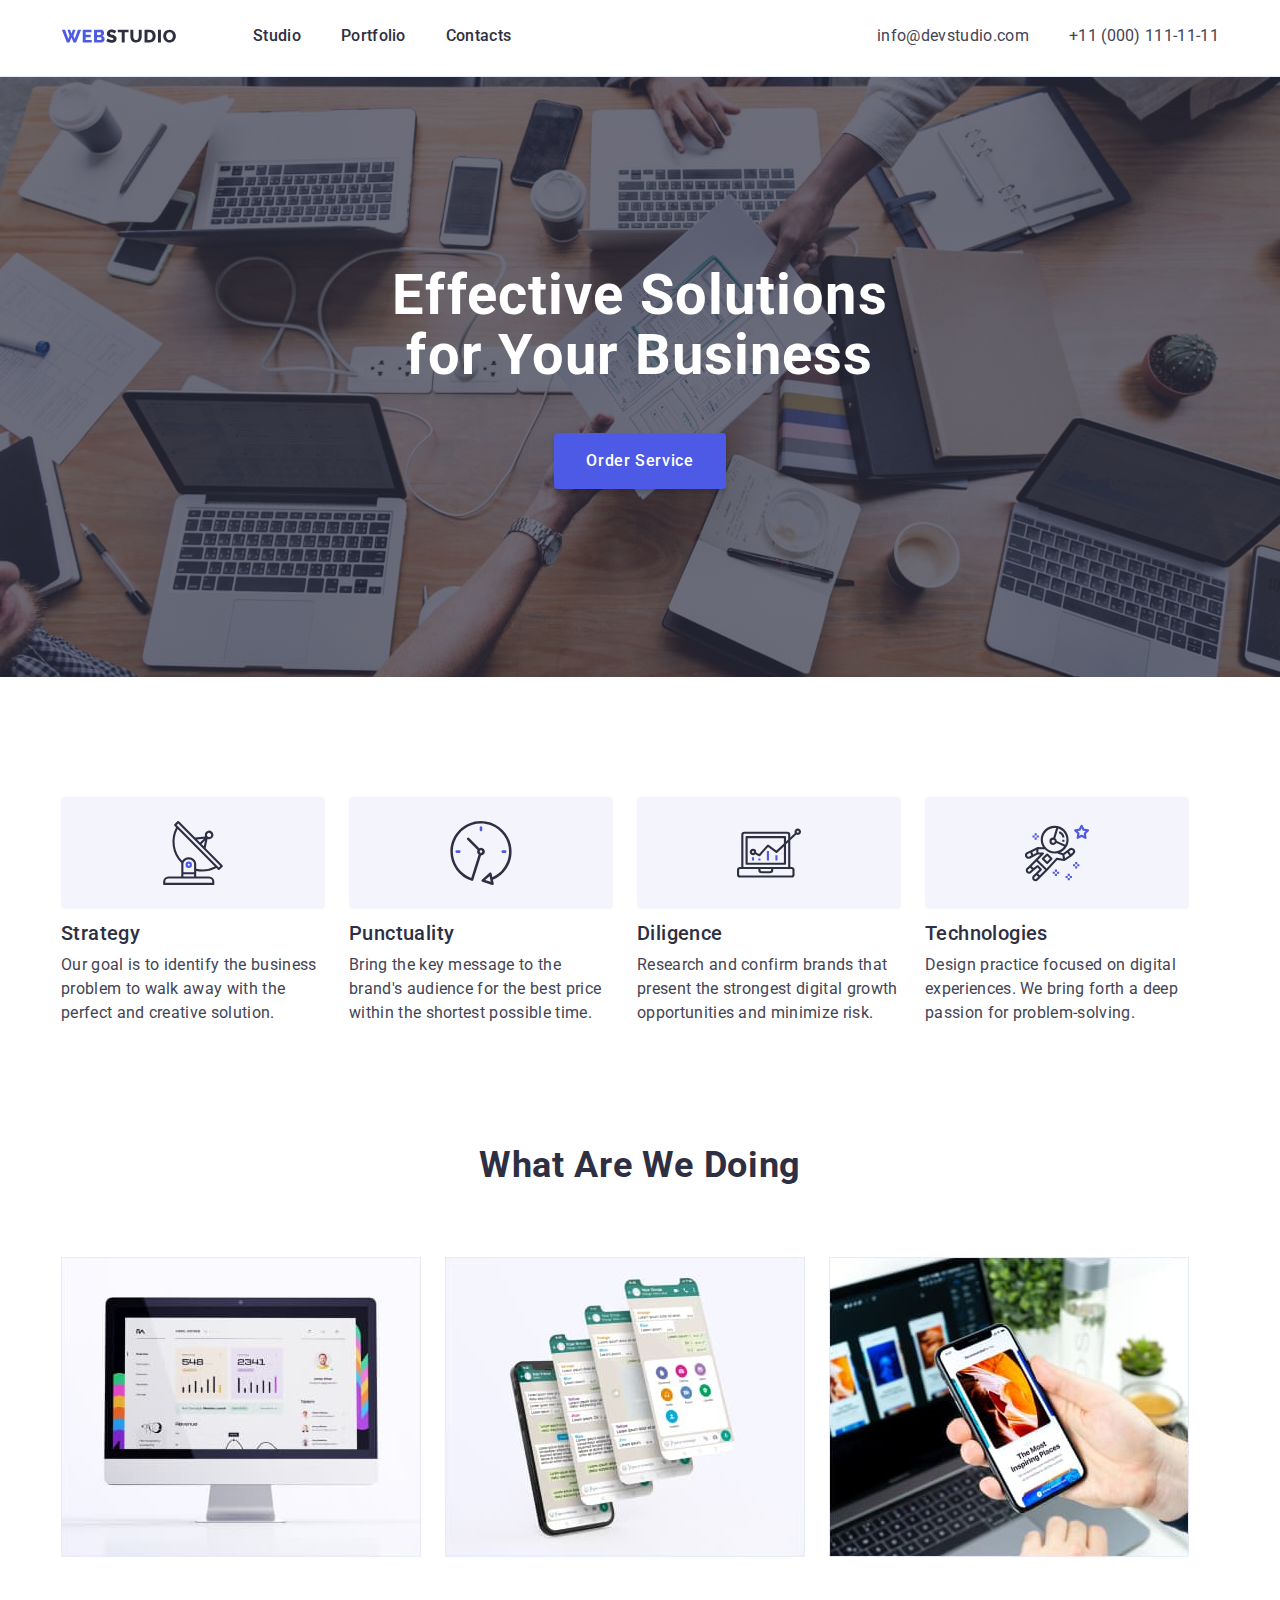
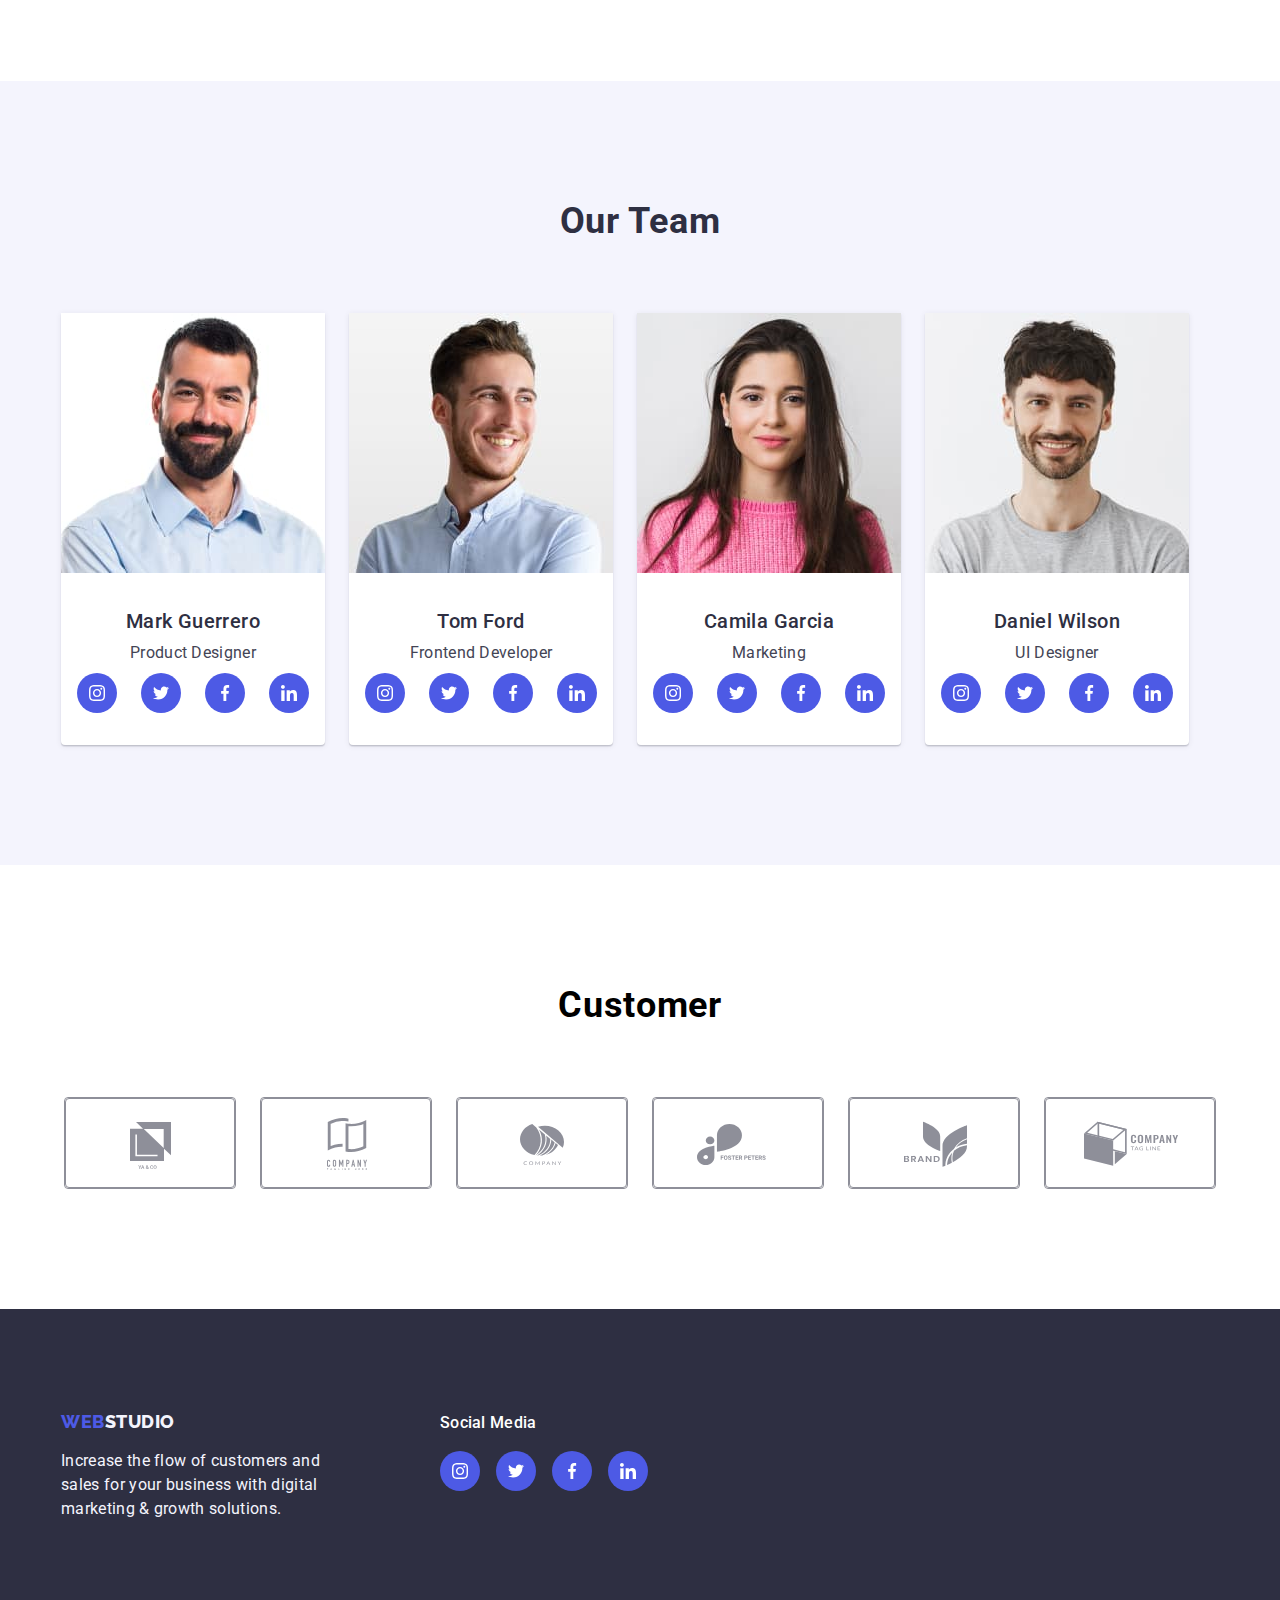
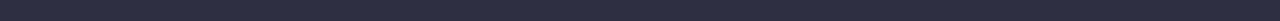
<file: index.html>
<!DOCTYPE html>
<html lang="en">
  <head>
    <title>Cyfred Go-IT-Markup Homework 4</title>
    <meta name="description" content="Cyfred Go-IT-Markup Homework 4">
    <meta charset="utf-8">

    <link rel="preconnect" href="https://fonts.googleapis.com">
    <link rel="preconnect" href="https://fonts.gstatic.com" crossorigin>
    <link href="https://fonts.googleapis.com/css2?family=Raleway:wght@800&family=Roboto:wght@400;500;700&display=swap" rel="stylesheet">
    <link rel="stylesheet" href="https://cdnjs.cloudflare.com/ajax/libs/modern-normalize/2.0.0/modern-normalize.min.css" integrity="sha512-4xo8blKMVCiXpTaLzQSLSw3KFOVPWhm/TRtuPVc4WG6kUgjH6J03IBuG7JZPkcWMxJ5huwaBpOpnwYElP/m6wg==" crossorigin="anonymous" referrerpolicy="no-referrer" />
    <link rel="stylesheet" href="css/styles.css">

  <body>
    <!-- Header Section -->
    <header class="header">
      <div class ="container main-header-container">
        <nav class="nav">
          <a href="index.html">
            <img class="nav-logo" src="./images/logo.svg" alt="Logo" >
          </a>
          <ul class="nav-list list">
            <li class="nav-list-item">
              <a class="nav-list-item-link" href="./index.html">Studio</a>
            </li>
            <li class="nav-list-item">
              <a class="nav-list-item-link" href="./portfolio.html">Portfolio</a>
            </li>
            <li class="nav-list-item">
              <a class="nav-list-item-link" href="./index.html">Contacts</a>
            </li>
          </ul>
        </nav>
        <address class="address">
          <ul class="address-list list">
            <li class="address-list-item">
              <a class="address-list-item-link" href="mailto:info@devstudio.com" >info@devstudio.com</a>
            </li>
            <li class="address-list-item">
              <a class="address-list-item-link" href="tel:+110001111111">+11 (000) 111-11-11</a>
            </li>
          </ul>
        </address>
      </div>
    </header>  
    <!-- Main Section -->
    <main>
      <section class="section hero">
        <div class="container hero-container">
          <h1 class="section-hero-heading-text">
            Effective Solutions <br>
            for Your Business
          </h1>
          <button class="section-hero-button" type="button">Order Service</button>
        </div>  
      </section>

      <section class="section feature">
        <div class="container feature-container">
          <h2 class="section-feature-heading-text" hidden>Features</h2>
          <ul class="feature-list list">
            <li class="feature-list-item">
              <svg width="64" height="64" class="icon icon-feature" >
                <use href="./icon.svg#antenna"></use>
              </svg>
              <h3 class="feature-list-item-heading-text">Strategy</h3>
              <p class="feature-list-item-content">
                Our goal is to identify the business <br>
                problem to walk away with the <br>
                perfect and creative solution.
              </p>
            </li>
            <li class="feature-list-item">
              <svg width="64" height="64" class="icon icon-feature">
                <use href="./icon.svg#clock"></use>
              </svg>
              <h3 class="feature-list-item-heading-text">Punctuality</h3>
              <p class="feature-list-item-content">
                Bring the key message to the <br>
                brand's audience for the best price <br>
                within the shortest possible time.
              </p>
            </li>
            <li class="feature-list-item">
              <svg width="64" height="64" class="icon icon-feature">
                <use href="./icon.svg#diagram"></use>
              </svg>
              <h3 class="feature-list-item-heading-text">Diligence</h3>
              <p class="feature-list-item-content">
                Research and confirm brands that <br>
                present the strongest digital growth <br>
                opportunities and minimize risk.
              </p>
            </li>
            <li class="feature-list-item">
              <svg width="64" height="64" class="icon icon-feature" >
                <use href="./icon.svg#astronaut"></use>
              </svg>
              <h3 class="feature-list-item-heading-text">Technologies</h3>
              <p class="feature-list-item-content">
                Design practice focused on digital <br>
                experiences. We bring forth a deep <br>
                passion for problem-solving.
              </p>
            </li>
          </ul>
        </div>     
      </section>

      <section class="section product">
        <div class="container product-container">
          <h2 class="section-product-heading-text">What are we doing</h2>
          <ul class="product-list list">
            <li class="product-list-item">
              <img class="product-list-item-img" src="images/wawd-img1.jpg" alt="What are we doing image1">
            </li>
            <li class="product-list-item">
              <img class="product-list-item-img" src="images/wawd-img2.jpg" alt="What are we doing image2">
            </li>
            <li class="product-list-item">
              <img class="product-list-item-img" src="images/wawd-img3.jpg" alt="What are we doing image3">
            </li>
          </ul>
        </div>
      </section>

      <section class="section team">
        <div class="container team-container">
          <h2 class="section-team-heading-text">Our Team</h2>
          <ul class="team-list list">
            <li class="team-list-item">
              <img class="team-list-item-img" src="images/ot-img1.jpg" alt="Product Designer">
              <div class="team-item-details">
                <h3 class="team-list-item-name">Mark Guerrero</h3>
                <p class="team-list-item-position">Product Designer</p>
                  <ul class="icon-team-list">
                    <li class="team-social-media-icon">
                      <a href="#" class="team-social-media-icon-link">
                        <svg width="16" height="16">
                            <use href="./icon.svg#instagram"></use>
                        </svg>
                      </a>
                    </li>
                    <li class="team-social-media-icon">
                      <a href="#" class="team-social-media-icon-link">
                        <svg width="16" height="16">
                            <use href="./icon.svg#twitter"></use>
                        </svg>
                      </a>
                    </li>
                    <li class="team-social-media-icon">
                      <a href="#" class="team-social-media-icon-link">
                        <svg width="16" height="16">
                            <use href="./icon.svg#facebook"></use>
                        </svg>
                      </a>
                    </li>
                    <li class="team-social-media-icon">
                      <a href="#" class="team-social-media-icon-link">
                        <svg width="16" height="16">
                            <use href="./icon.svg#linkedin"></use>
                        </svg>
                      </a>
                    </li>
                  </ul>
              </div>
            </li>
            <li class="team-list-item">
              <img class="team-list-item-img" src="images/ot-img2.jpg" alt="Frontend Developer">
              <div class="team-item-details">
                <h3 class="team-list-item-name">Tom Ford</h3>
                <p class="team-list-item-position">Frontend Developer</p>
                <ul class="icon-team-list">
                  <li class="team-social-media-icon">
                    <a href="#" class="team-social-media-icon-link">
                      <svg width="16" height="16">
                          <use href="./icon.svg#instagram"></use>
                      </svg>
                    </a>
                  </li>
                  <li class="team-social-media-icon">
                    <a href="#" class="team-social-media-icon-link">
                      <svg width="16" height="16">
                          <use href="./icon.svg#twitter"></use>
                      </svg>
                    </a>
                  </li>
                  <li class="team-social-media-icon">
                    <a href="#" class="team-social-media-icon-link">
                      <svg width="16" height="16">
                          <use href="./icon.svg#facebook"></use>
                      </svg>
                    </a>
                  </li>
                  <li class="team-social-media-icon">
                    <a href="#" class="team-social-media-icon-link">
                      <svg width="16" height="16">
                          <use href="./icon.svg#linkedin"></use>
                      </svg>
                    </a>
                  </li>
                </ul>
              </div>
            </li>
            <li class="team-list-item">
              <img class="team-list-item-img" src="images/ot-img3.jpg" alt="Marketing">
              <div class="team-item-details">
                <h3 class="team-list-item-name">Camila Garcia</h3>
                <p class="team-list-item-position">Marketing</p>
                <ul class="icon-team-list">
                  <li class="team-social-media-icon">
                    <a href="#" class="team-social-media-icon-link">
                      <svg width="16" height="16">
                          <use href="./icon.svg#instagram"></use>
                      </svg>
                    </a>
                  </li>
                  <li class="team-social-media-icon">
                    <a href="#" class="team-social-media-icon-link">
                      <svg width="16" height="16">
                          <use href="./icon.svg#twitter"></use>
                      </svg>
                    </a>
                  </li>
                  <li class="team-social-media-icon">
                    <a href="#" class="team-social-media-icon-link">
                      <svg width="16" height="16">
                          <use href="./icon.svg#facebook"></use>
                      </svg>
                    </a>
                  </li>
                  <li class="team-social-media-icon">
                    <a href="#" class="team-social-media-icon-link">
                      <svg width="16" height="16">
                          <use href="./icon.svg#linkedin"></use>
                      </svg>
                    </a>
                  </li>
                </ul>
              </div>
            </li>
            <li class="team-list-item">
              <img class="team-list-item-img" src="images/ot-img4.jpg" alt="UI Designer">
              <div class="team-item-details">
                <h3 class="team-list-item-name">Daniel Wilson</h3>
                <p class="team-list-item-position">UI Designer</p>
                <ul class="icon-team-list">
                  <li class="team-social-media-icon">
                    <a href="#" class="team-social-media-icon-link">
                      <svg width="16" height="16">
                          <use href="./icon.svg#instagram"></use>
                      </svg>
                    </a>
                  </li>
                  <li class="team-social-media-icon">
                    <a href="#" class="team-social-media-icon-link">
                      <svg width="16" height="16">
                          <use href="./icon.svg#twitter"></use>
                      </svg>
                    </a>
                  </li>
                  <li class="team-social-media-icon">
                    <a href="#" class="team-social-media-icon-link">
                      <svg width="16" height="16">
                          <use href="./icon.svg#facebook"></use>
                      </svg>
                    </a>
                  </li>
                  <li class="team-social-media-icon">
                    <a href="#" class="team-social-media-icon-link">
                      <svg width="16" height="16">
                          <use href="./icon.svg#linkedin"></use>
                      </svg>
                    </a>
                  </li>
                </ul>
              </div>
            </li>
          </ul>
        </div>
      </section>
      <!-- customer icon section -->
      <section class="customer">
        <div class="container customer-container">
            <h2 class="customer-header-title"> Customer </h2>
            <ul class="customer-list list">
              <li class="customer-list-item">
                <a href="#" class="customer-list-icon-link">
                    <svg class="customer-icon" width="168" height="88">
                      <use href="./icon.svg#client1"></use>
                    </svg>
                </a>
              </li>
              <li class="customer-list-item">
                <a href="#" class="customer-list-icon-link">
                  <svg class="customer-icon" width="168" height="88">
                    <use href="./icon.svg#client2"></use>
                  </svg>
                </a>
              </li>
              <li class="customer-list-item">
                <a href="#" class="customer-list-icon-link">
                  <svg class="customer-icon" width="168" height="88">
                    <use href="./icon.svg#client3"></use>
                  </svg>
                </a>
              </li>
              <li class="customer-list-item">
                <a href="#" class="customer-list-icon-link">
                  <svg class="customer-icon" width="168" height="88">
                    <use href="./icon.svg#client4"></use>
                  </svg>
                </a>
              </li>
              <li class="customer-list-item">
                <a href="#" class="customer-list-icon-link">
                  <svg class="customer-icon" width="168" height="88">
                    <use href="./icon.svg#client5"></use>
                  </svg>
                </a>
              </li>
              <li class="customer-list-item">
                <a href="#" class="customer-list-icon-link">
                  <svg class="customer-icon" width="168" height="88">
                    <use href="./icon.svg#client6"></use>
                  </svg>
                </a>
              </li>
            </ul>
        </div>
      </section>            
    </main>
    <!-- Footer Section -->
    <footer class="footer">
        <div class="container footer-container">
          <div class="footer-details">
              <a href="index.html">
                <span class="span-web">WEB</span><span class="span-studio">STUDIO</span>
              </a>
              <p class="footer-text">
                Increase the flow of customers and <br>
                sales for your business with digital <br>
                marketing & growth solutions.
              </p>
          </div>
          <div class="footer-social-links">
              <h2 class="social-media"> Social Media </h2>
              <ul class="footer-social-media-list list ">
                  <li class="footer-social-media-item">
                      <a href="#" class="footer-social-media-icon-link">
                          <svg class="footer-social-icon" width="24" height="24" >
                              <use href="./icon.svg#instagram"></use>
                          </svg>
                      </a>
                  </li>
                  <li class="team-social-media-icon">
                      <a href="#" class="footer-social-media-icon-link">
                          <svg class="footer-social-icon" width="24" height="24">
                              <use href="./icon.svg#twitter"></use>
                          </svg>
                      </a>
                      </li>
                      <li class="team-social-media-icon">
                      <a href="#" class="footer-social-media-icon-link">
                          <svg class="footer-social-icon" width="24" height="24">
                              <use href="./icon.svg#facebook"></use>
                          </svg>
                      </a>
                      </li>
                      <li class="team-social-media-icon">
                      <a href="#" class="footer-social-media-icon-link">
                          <svg class="footer-social-icon" width="24" height="24">
                              <use href="./icon.svg#linkedin"></use>
                          </svg>
                      </a>
                  </li>
              </ul>
          </div>
        </div>
    </footer>
  </body>
</html>
</file>
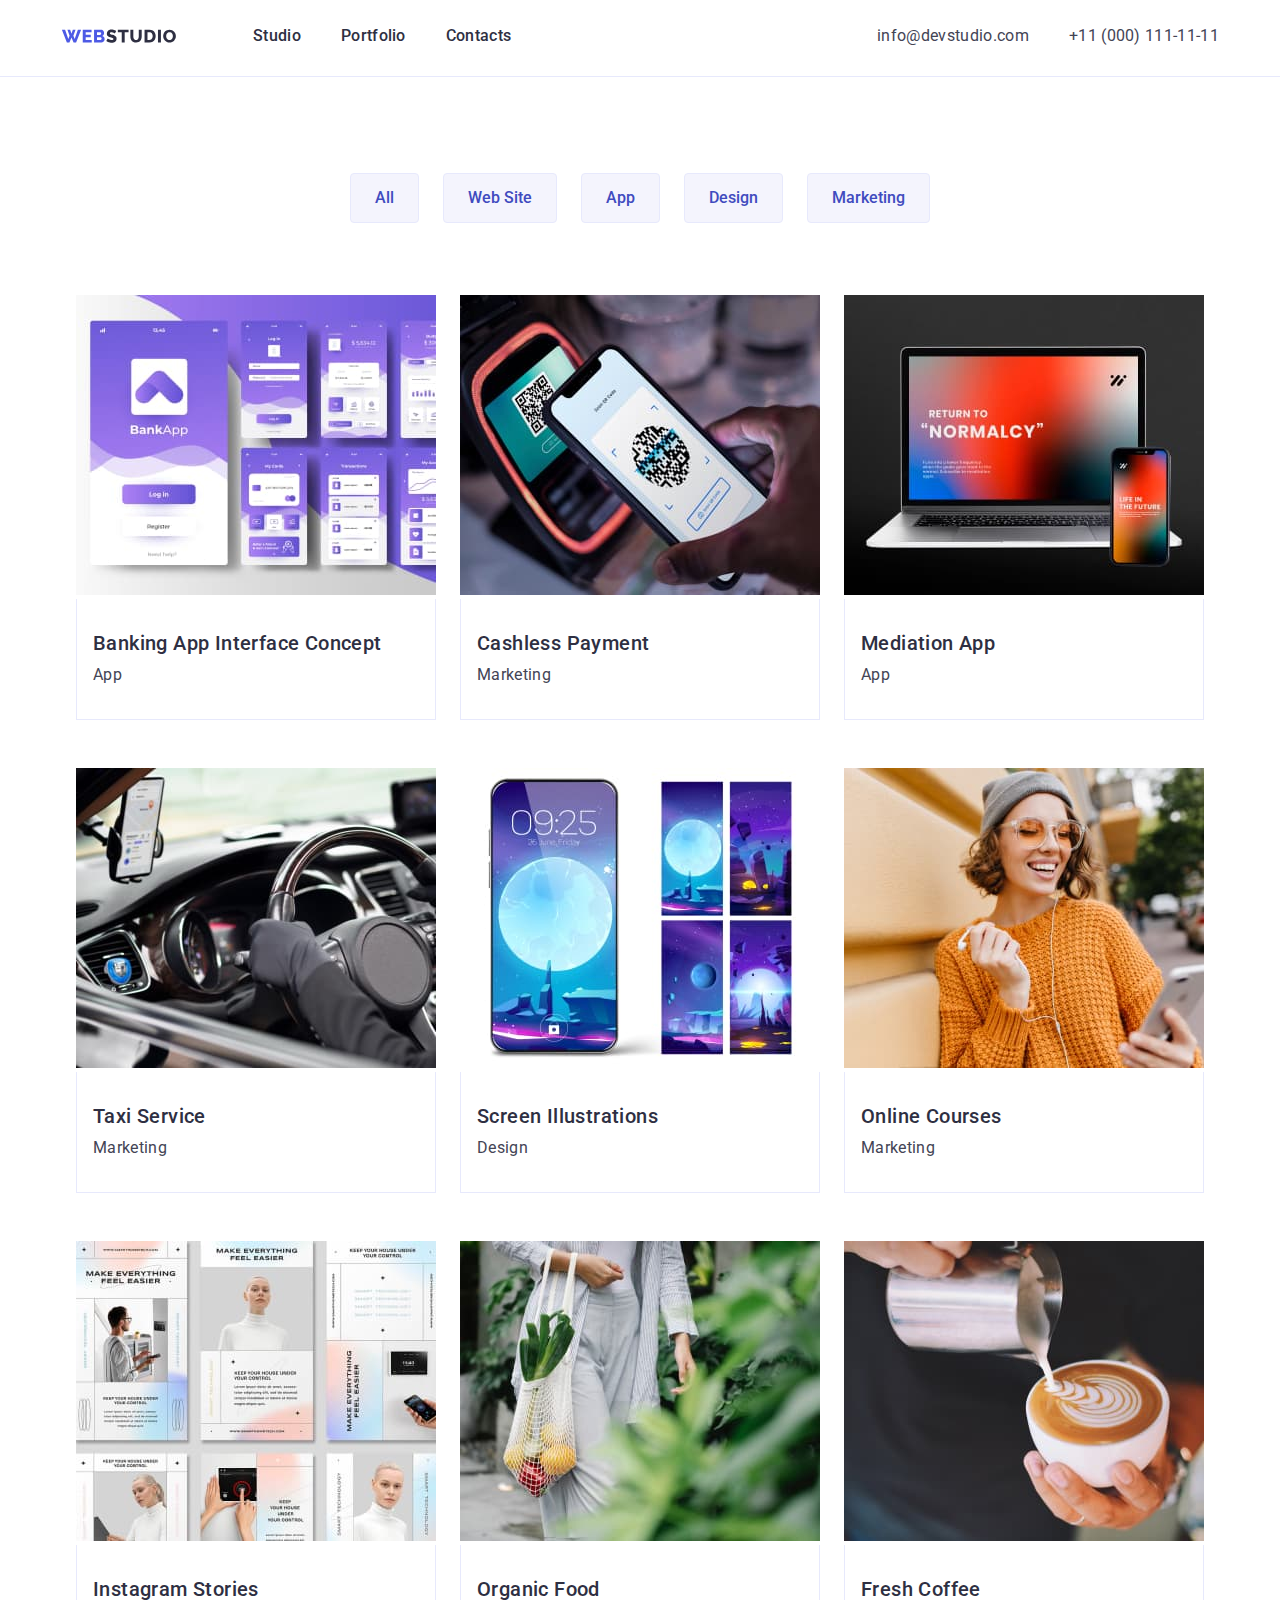
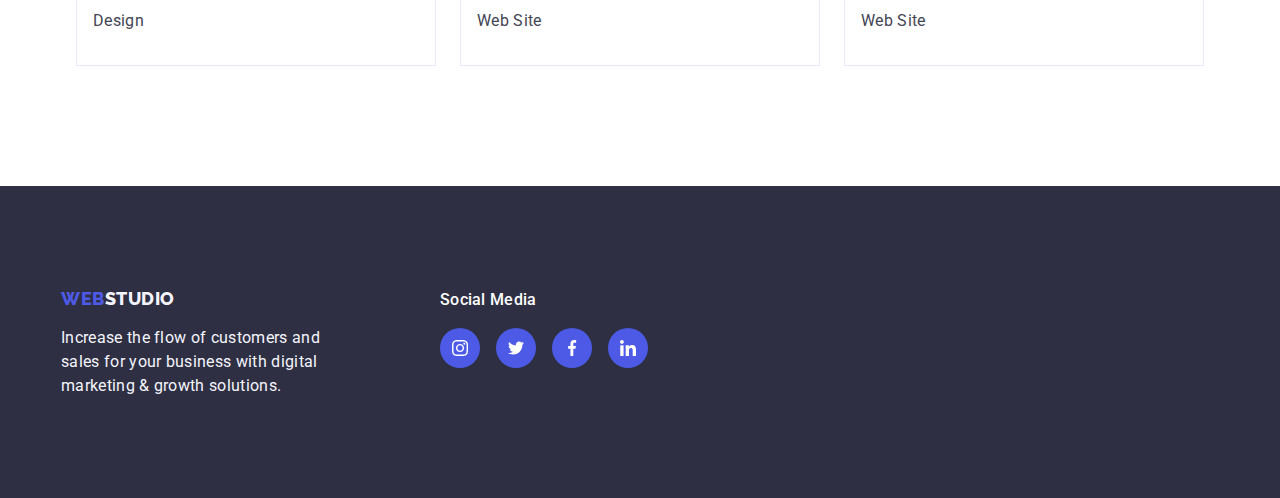
<file: portfolio.html>
<!DOCTYPE html>
<html lang="en">
  <head>
    <title>Cyfred Go-IT-Markup Homework 4</title>
    <meta name="description" content="Cyfred Go-IT-Markup Homework 4" >
    <meta charset="utf-8" >

    <link rel="preconnect" href="https://fonts.googleapis.com">
    <link rel="preconnect" href="https://fonts.gstatic.com" crossorigin>
    <link href="https://fonts.googleapis.com/css2?family=Raleway:wght@800&family=Roboto:wght@400;500;700&display=swap" rel="stylesheet">
    <link rel="stylesheet" href="https://cdnjs.cloudflare.com/ajax/libs/modern-normalize/2.0.0/modern-normalize.min.css" integrity="sha512-4xo8blKMVCiXpTaLzQSLSw3KFOVPWhm/TRtuPVc4WG6kUgjH6J03IBuG7JZPkcWMxJ5huwaBpOpnwYElP/m6wg==" crossorigin="anonymous" referrerpolicy="no-referrer" />
    <link rel="stylesheet" href="css/styles.css" >
  </head>

  <body>
    <!-- Header Section -->
    <header class="header">
      <div class ="container main-header-container">
        <nav class="nav">
          <a href="index.html">
            <img class="nav-logo" src="./images/logo.svg" alt="Logo">
          </a>
          <ul class="nav-list list">
            <li class="nav-list-item">
              <a class="nav-list-item-link" href="./index.html">Studio</a>
            </li>
            <li class="nav-list-item">
              <a class="nav-list-item-link" href="./portfolio.html">Portfolio</a>
            </li>
            <li class="nav-list-item">
              <a class="nav-list-item-link" href="./index.html">Contacts</a>
            </li>
          </ul>
        </nav>
        <address class="address">
          <ul class="address-list list">
            <li class="address-list-item">
              <a class="address-list-item-link" href="mailto:info@devstudio.com"
                >info@devstudio.com</a
              >
            </li>
            <li class="address-list-item">
              <a class="address-list-item-link" href="tel:+110001111111"
                >+11 (000) 111-11-11</a>
            </li>
          </ul>
        </address>
      </div>
    </header>
    <!-- Main Section -->
    <main>
      <!-- Filter Buttons -->
      <section class="section portfolio">
        <div class ="container portfolio-container"> 
          <h2 class="section-portfolio-heading-text" hidden>Portfolio Filter</h2>
          <ul class="portfolio-projects-list list">
            <li class="portfolio-list-item">
              <button class="portfolio-item-button active-button" type="button">
                All
              </button>
            </li>
            <li class="portfolio-list-item">
              <button class="portfolio-item-button" type="button">
                Web Site
              </button>
            </li>
            <li class="portfolio-list-item">
              <button class="portfolio-item-button" type="button">App</button>
            </li>
            <li class="portfolio-list-item">
              <button class="portfolio-item-button" type="button">Design</button>
            </li>
            <li class="portfolio-list-item">
              <button class="portfolio-item-button" type="button">
                Marketing
              </button>
            </li>
          </ul>
        </div> 
      </section>
      <!-- Section Projects -->
      <section class="section projects">
        <div class ="container project-container">
          <h2 class="section-projects-heading-text" hidden>Project1 Lists</h2>
          <ul class="section-projects-list list">
            <li class="projects-list-item">
              <img
                class="project1-item-image"
                src="images/row1-project-card1.jpg"
                alt="Banking App Interface Concept"
              >
              <div class="project-item-details">
                <h3 class="project-item-text-project-name">Banking App Interface Concept</h3>
                <p class="project-item-text-project-type">App</p>
              </div>
            </li>
            <li class="projects-list-item">
              <img
                class="project-item-image"
                src="images/row1-project-card2.jpg"
                alt="Cashless Payment"
              >
              <div class="project-item-details">
                <h3 class="project-item-text-project-name">Cashless Payment</h3>
                <p class="project-item-text-project-type">Marketing</p>
              </div>
            </li>
            <li class="projects-list-item">
              <img
                class="project-item-image"
                src="images/row1-project-card3.jpg"
                alt="Mediation App"
              >
              <div class="project-item-details">
                <h3 class="project-item-text-project-name">Mediation App</h3>
                <p class="project-item-text-project-type">App</p>
              </div>
            </li>
            <li class="projects-list-item">
              <img
                class="project-item-image"
                src="images/row2-project-card1.jpg"
                alt="Taxi Service"
              >
              <div class="project-item-details">
                <h3 class="project-item-text-project-name">Taxi Service</h3>
                <p class="project-item-text-project-type">Marketing</p>
              </div>
            </li>

            <li class="projects-list-item">
              <img
                class="project-item-image"
                src="images/row2-project-card2.jpg"
                alt="Screen Illustrations"
              >
              <div class="project-item-details">
                <h3 class="project-item-text-project-name">Screen Illustrations</h3>
                <p class="project-item-text-project-type">Design</p>
              </div>
            </li>
            <li class="projects-list-item">
              <img
                class="project-item-image"
                src="images/row2-project-card3.jpg"
                alt="Online Courses"
              >
              <div class="project-item-details">
                <h3 class="project-item-text-project-name">Online Courses</h3>
                <p class="project-item-text-project-type">Marketing</p>
              </div>
            </li>
            <li class="projects-list-item">
              <img
                class="project-item-image"
                src="images/row3-project-card1.jpg"
                alt="Instagram Stories"
              >
              <div class="project-item-details">
                <h3 class="project-item-text-project-name">Instagram Stories</h3>
                <p class="project-item-text-project-type">Design</p>
              </div>
            </li>
            <li class="projects-list-item">
              <img
                class="project-item-image"
                src="images/row3-project-card2.jpg"
                alt="Organic Food"
              >
              <div class="project-item-details">
                <h3 class="project-item-text-project-name">Organic Food</h3>
                <p class="project-item-text-project-type">Web Site</p>
              </div>
            </li>
            <li class="projects-list-item">
              <img
                class="project-item-image"
                src="images/row3-project-card3.jpg"
                alt="Fresh Coffee"
              >
              <div class="project-item-details"> 
                <h3 class="project-item-text-project-name">Fresh Coffee</h3>
                <p class="project-item-text-project-type">Web Site</p>
              </div> 
            </li>
          </ul>
        </div>
      </section>
    </main>
    <!-- Footer Section -->
    <footer class="footer">
      <div class="container footer-container">
        <div class="footer-details">
            <a href="index.html">
              <span class="span-web">WEB</span><span class="span-studio">STUDIO</span>
            </a>
            <p class="footer-text">
              Increase the flow of customers and <br>
              sales for your business with digital <br>
              marketing & growth solutions.
            </p>
        </div>
        <div class="footer-social-links">
            <h2 class="social-media"> Social Media </h2>
            <ul class="footer-social-media-list list ">
                <li class="footer-social-media-item">
                    <a href="#" class="footer-social-media-icon-link">
                        <svg class="footer-social-icon" width="24" height="24" >
                            <use href="./icon.svg#instagram"></use>
                        </svg>
                    </a>
                </li>
                <li class="team-social-media-icon">
                    <a href="#" class="footer-social-media-icon-link">
                        <svg class="footer-social-icon" width="24" height="24">
                            <use href="./icon.svg#twitter"></use>
                        </svg>
                    </a>
                    </li>
                    <li class="team-social-media-icon">
                    <a href="#" class="footer-social-media-icon-link">
                        <svg class="footer-social-icon" width="24" height="24">
                            <use href="./icon.svg#facebook"></use>
                        </svg>
                    </a>
                    </li>
                    <li class="team-social-media-icon">
                    <a href="#" class="footer-social-media-icon-link">
                        <svg class="footer-social-icon" width="24" height="24">
                            <use href="./icon.svg#linkedin"></use>
                        </svg>
                    </a>
                </li>
            </ul>
        </div>
      </div>
    </footer>
  </body>
</html>
</file>
<file: css/styles.css>
* {
  margin: 0;
  padding: 0;
  box-sizing: border-box;
}

:root {
  --iris: #4D5AE5;
  --ocean: #404BBF;
  --navy-blue: #2E2F42;
  --green: #31D0AA;
  --slate: #434455;
  --light-slate: #8E8F99;
  --cornflower: #E7E9FC;
  --cloud: #F4F4FD;
  --navy-blue-modal: #2E2F42;
  --grey :#2E2F42;
  --white :#FFFFFF;
  --dairy :#FCFCFC;
  }

body {
  font-family: 'Roboto', sans-serif;
  background-color: rgba(255,255,255,1);
}

ul {
  list-style: none;
}

a {
  text-decoration: none;
}

button {
  font-family: inherit;
  cursor: pointer;
  border: unset;
  outline: none;
}

address{
  font-size: normal;
}

.container{
  width: 1158px;
  margin: 0 auto;
}

.main-header-container{
  display: flex;
  justify-content: space-between;
}

.header{
  background-color: var(--white);
  border-bottom: 1px solid var(--cornflower);
  padding: 24px 0;
}

.nav{
  display: inline-flex;
  gap: 76px;
}

.nav-list{
  display: flex;
  gap: 40px; 
}

.nav-list-item{
  position: relative;
}

.nav-list-item-link {
  color: var(--navy-blue);
  font-size: 16px;
  font-weight: 500;
  line-height: 1.50em; /* 150% */
  letter-spacing: 0.32px;
}

.nav-list-item-link::after{
  content: '';
  height: 4px;
  width: 0;
  background-color: var(--ocean);
  border-radius: 2px;
  position: absolute;
  left: 0;
  bottom: -25px;
}

.nav-list-item:hover .nav-list-item-link::after{
  width: 100%;
}

.nav-list-item:hover .address-list-item-link{
  color: var(--ocean);
}

.nav-list-item:hover .nav-list-item-link{
  color: var(--ocean);
}

.address-list{
  display: flex;
  gap: 40px;
}

.address-list-item-link {
  color: var(--slate);
  font-size: 16px;
  font-style: normal;
  line-height: 1.5em;
  letter-spacing: 0.32px;
}

/* .nav-list-item-link:hover,
.nav-list-item-link:focus, */
.address-list-item-link:hover,
.address-list-item-link:focus {
  color: var(--ocean);
}

.hero {
  
  background-image: linear-gradient(rgba(46, 47, 66, 0.7), rgba(46, 47, 66, 0.7)), url("../images/people-office1.jpg");
  padding: 188px 0;
  background-repeat: no-repeat;
  background-position: center;
  background-size: cover;
  /* position: relative; */
  
}

.section-hero-heading-text {
  /* background: var(--navy-blue); */
  color: var(--white);
  font-size: 56px;
  line-height: 1.07143em;
  letter-spacing: 1.12px;
  text-align: center;
  margin-bottom: 48px;
}

.section-hero-button {
  display: flex;
  margin: 0 auto;
  justify-content: center;
  align-items: center;

  padding: 16px 32px;
  gap: 10px;
  border-radius: 4px;
  background: var(--iris);
  box-shadow: 0px 4px 4px 0px rgba(0, 0, 0, 0.15);
  color: var(--white);
  font-size: 16px;
  font-weight: 500;
  line-height: 1.5em; /* 150% */
  letter-spacing: 0.64px;
}

.section-hero-button:hover,
.section-hero-button:focus {
  background-color: var(--ocean);
}

.feature{
  background-color: var(--white);
  color: var(--navy-blue);
  display: flex;
  padding-top: 120px; 
  padding-bottom: 120px;
}
.icon-feature{
  background: var(--cloud);
  border-radius: 4px;
  width: 264px;
  height: 112px;
  padding: 24px 100px;
}

.feature-list-item-heading-text{
  margin-top: 8px;
  margin-bottom: 8px;
}

.feature-list{
  display: flex;
  gap: 24px;
 }

.product{
  background-color: var(--white);
  padding-top: 0;
  padding-bottom: 120px;
}

.section-product-heading-text{
  margin-bottom: 72px; 
}
 
.product-list{
  display: flex;
  gap: 24px;
}

.section-container{
  padding-top: 120px;
  padding-bottom: 120px;
}

.section-team-heading-text{
  margin-bottom: 72px;
  text-align: center;
}

.icon-team-list{
  display: flex;
  justify-content: center;
  gap: 24px;
  margin-top: 8px;
}

.team-social-media-icon-link{
  display: flex;
  align-items: center;
  justify-content: center;
  width: 40px;
  height: 40px;
  background-color:var(--iris) ;
  fill: var(--white);
  border-radius: 22px;  
}

.team-social-media-icon-link:hover{
  background-color: var(--ocean);
}

.team{
  background-color: var(--cloud);

  padding-top: 120px;
  padding-bottom: 120px;
}

.team-list {
  display: flex;
  gap: 24px;
}

.team-list-item{
  background-color: var(--white);
  border-radius: 0px 0px 4px 4px;
  background: var(--white);
  box-shadow: 0px 2px 1px 0px rgba(46, 47, 66, 0.08), 
    0px 1px 1px 0px rgba(46, 47, 66, 0.16), 0px 1px 6px 0px rgba(46, 47, 66, 0.08);
}

.team-list-item-img{
  margin: 0;
}

.team-item-details{
  padding: 32px 16px;
}

.team-list-item-name{
  margin-bottom:8px;
}

.customer {
  padding: 120px 0;

}

.customer-list{
  display: flex;
  justify-content: center;
  gap: 24px;
}

.customer-icon{
  padding: 16px 32px;
  fill: currentColor;
}

.customer-list-item{
  border-radius: 4px;
  border: 1px solid var(--light-slate);
  transition: color 250ms cubic-bezier(0.4, 0, 0.2, 1);
}

.customer-list-item:hover{
  border-color: var(--ocean);
}

.customer-list-item:hover .customer-list-icon-link{
  color: var(--ocean);
}

.customer-list-icon-link{
  display: flex;
  align-items: center;
  justify-content: center;
  border: 1px solid var(--light-slate);
  color: var(--light-slate);
  border-radius: 4px;
}

.customer-header-title {
  color: var(--navyblue);
  text-align: center;
  font-size: 36px;
  line-height: 1.11111em;
  letter-spacing: 0.72px;
  text-transform: capitalize;
  margin-bottom: 72px;
}

.section-feature-heading-text,
.section-product-heading-text,
.section-team-heading-text,
.section-portfolio-heading-text,
.section-projects1-heading-text,
.section-projects2-heading-text,
.section-projects3-heading-text{
  color: var(--navy-blue);
  text-align: center;
  font-size: 36px;
  line-height: 1.11111em; /* 111.111% */
  letter-spacing: 0.72px;
  text-transform: capitalize;
}

.section-product-heading-text
.section-team-heading-text, 
.team-list-item-name,
.team-list-item-position
 {
    text-align: center;
 }

.feature-list-item-heading-text,
.team-list-item-name,
.project-item-text-project-name {
  color: var(--navy-blue);
  font-size: 20px;
  font-weight: 500;
  line-height: 1.2em;
  letter-spacing: 0.4px;
}

.feature-list-item-content,
.team-list-item-position,
.project-item-text-project-type,
.footer-text {
  color: var(--slate);
  font-size: 16px;
  line-height: 1.5em;
  letter-spacing: 0.32px;
}

.portfolio{
  padding-top: 96px;
  padding-bottom: 72px;
}

.portfolio-projects-list{
  display: flex;
  justify-content: center;
  gap: 24px;
}

/* hw4 */
.section-projects-list{
  display: flex;
  flex-wrap: wrap;
  justify-content: center;

  column-gap: 24px;
  row-gap: 48px;
}

.projects{
  padding-bottom: 120px;
}


.projects-list-item{
  background: var(--white);

}

.projects-list-item:hover{
  box-shadow: 0px 2px 1px 0px rgba(46, 47, 66, 0.08), 
              0px 1px 1px 0px rgba(46, 47, 66, 0.16), 
              0px 1px 6px 0px rgba(46, 47, 66, 0.08);
  border: 1px solid var(--cloud);
}

.projects-list-item:hover .project-item-details{
  border: unset;
}

.project-item-text-project-name{
  margin-bottom: 8px;
}

.project-item-details{
  padding: 32px 16px;
  border: 1px solid var(--cornflower);
  border-top: unset;
}

.portfolio-item-button {
  border-radius: 4px;
  border:1px solid var(--cornflower);
  background: var(--cloud);
  font-size: 16px;
  font-weight: 500;
  line-height: 1.5em;
  color: var(--ocean);
  padding: 12px 24px;
}

.portfolio-item-button:hover,
.portfolio-item-button:focus {
  color: var(--white);
  background-color: var(--ocean);
  border-color: var(--ocean);
  border-radius: 4px;
  background: var(--ocean);
  box-shadow: 0px 2px 2px 0px rgba(0, 0, 0, 0.12),
    0px 2px 1px 0px rgba(0, 0, 0, 0.08), 0px 3px 1px 0px rgba(0, 0, 0, 0.1);

}

.footer {
  background: var(--navy-blue);
  padding-top: 101.5px;
  padding-bottom: 100px;
}

.footer-container{
  display: flex;
}

.footer-social-links{
  margin-left: 120px;
}

.footer-social-media-list{
  display: flex;
  align-items: center;
  justify-content: center;
  gap: 16px;
  margin-top: 8px;
}

.social-media{
  margin-bottom: 16px;
  color: var(--white);
  font-size: 16px;
  font-weight: 500;
  line-height: 24px; 
  letter-spacing: 0.32px;
}

.footer-social-media-icon-link{
  display: flex;
  align-items: center;
  justify-content: center;
  width: 40px;
  height: 40px;
  background-color:var(--iris) ;
  fill: var(--white);
  border-radius: 22px;  
}

.footer-social-media-icon-link:hover{
  background-color: var(--green);
}

.footer-social-icon{
  padding: 4px 4px; 
}

.footer-text {
    text-align: left;
    color: var(--cloud);
    font-size: 16px;
    line-height: 1.5em; /* 150% */
    letter-spacing: 0.32px; 
    margin-top: 17.5px;
}

.span-web{
    color: var(--iris);
    font-family: Raleway;
    font-size: 18px;
    font-weight: 800;
    line-height: 1.16667em; /* 116.667% */
    letter-spacing: 0.54px;
    text-transform: uppercase;
}

.span-studio{
    color: var(--cloud);
    font-family: Raleway;
    font-size: 18px;
    font-weight: 800;
    line-height: 1.16667em ; /* 116.667% */
    letter-spacing: 0.54px;
    text-transform: uppercase;
}
</file>
